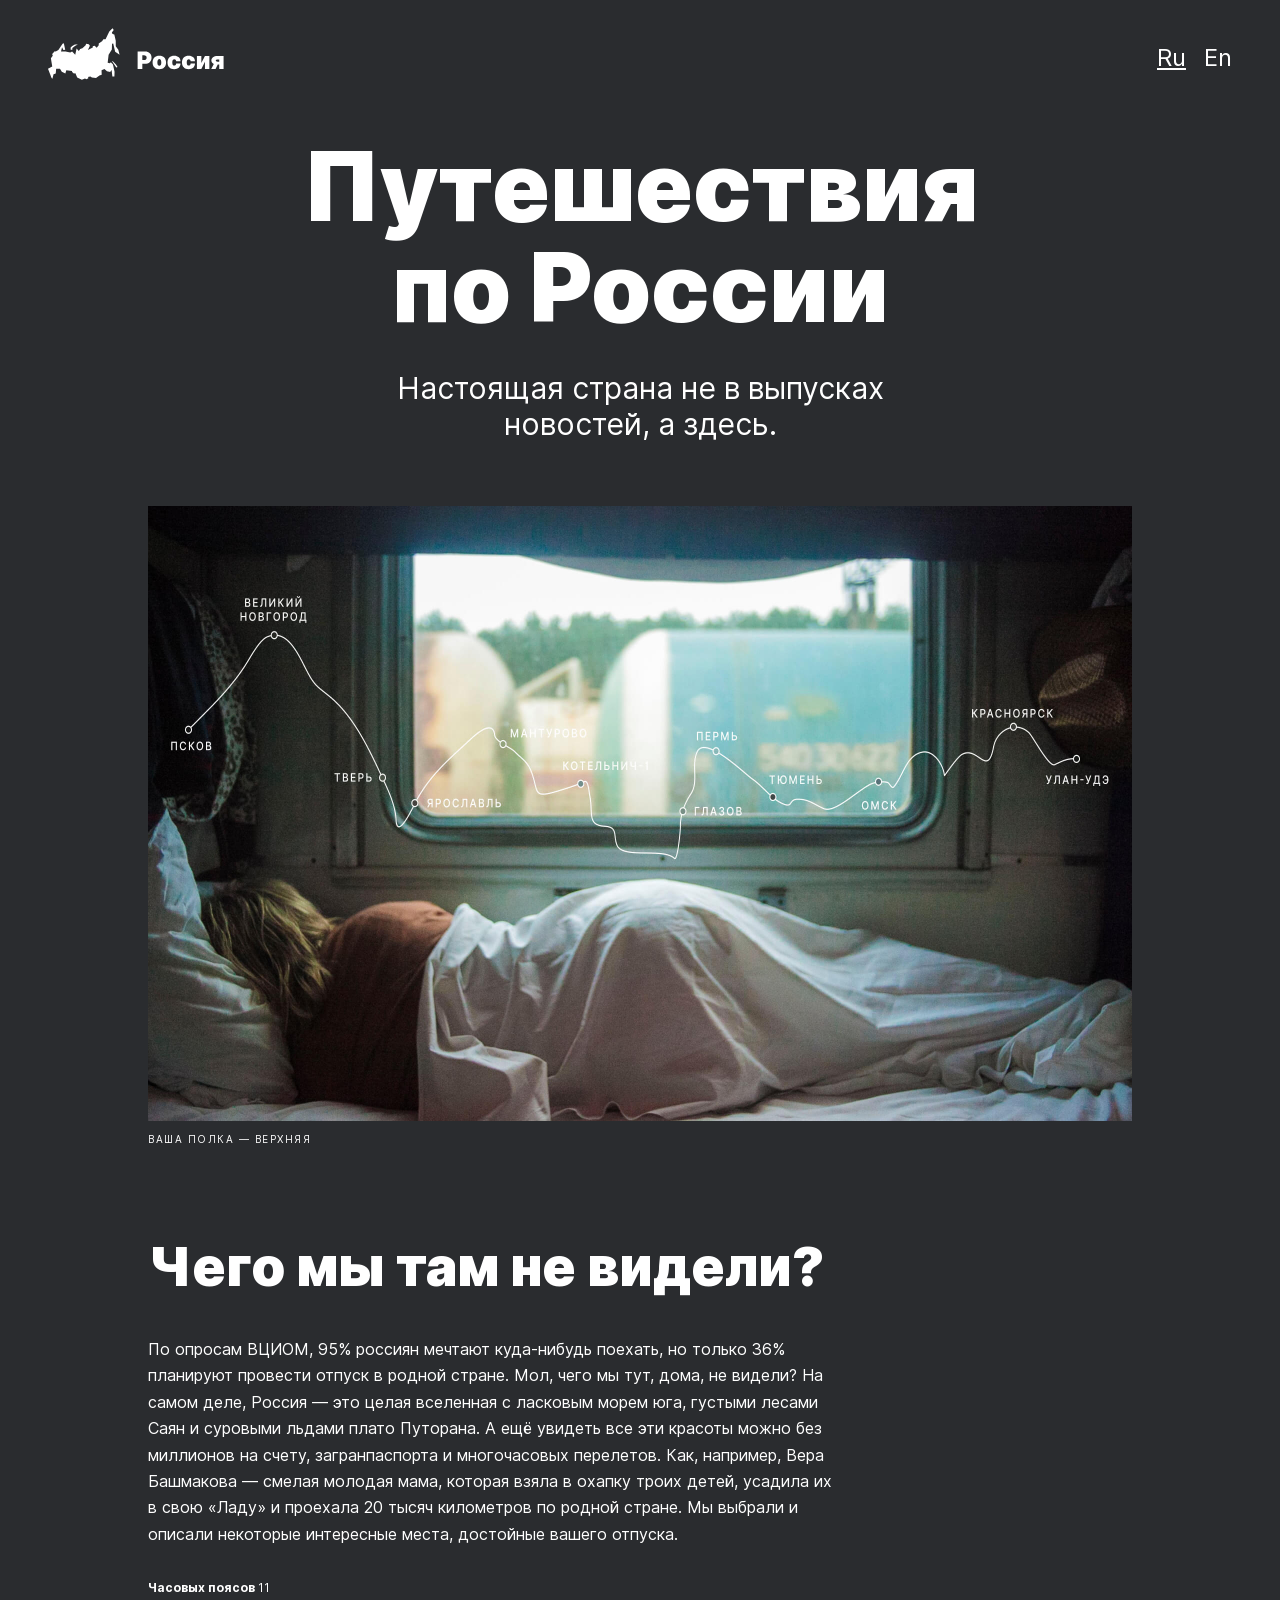
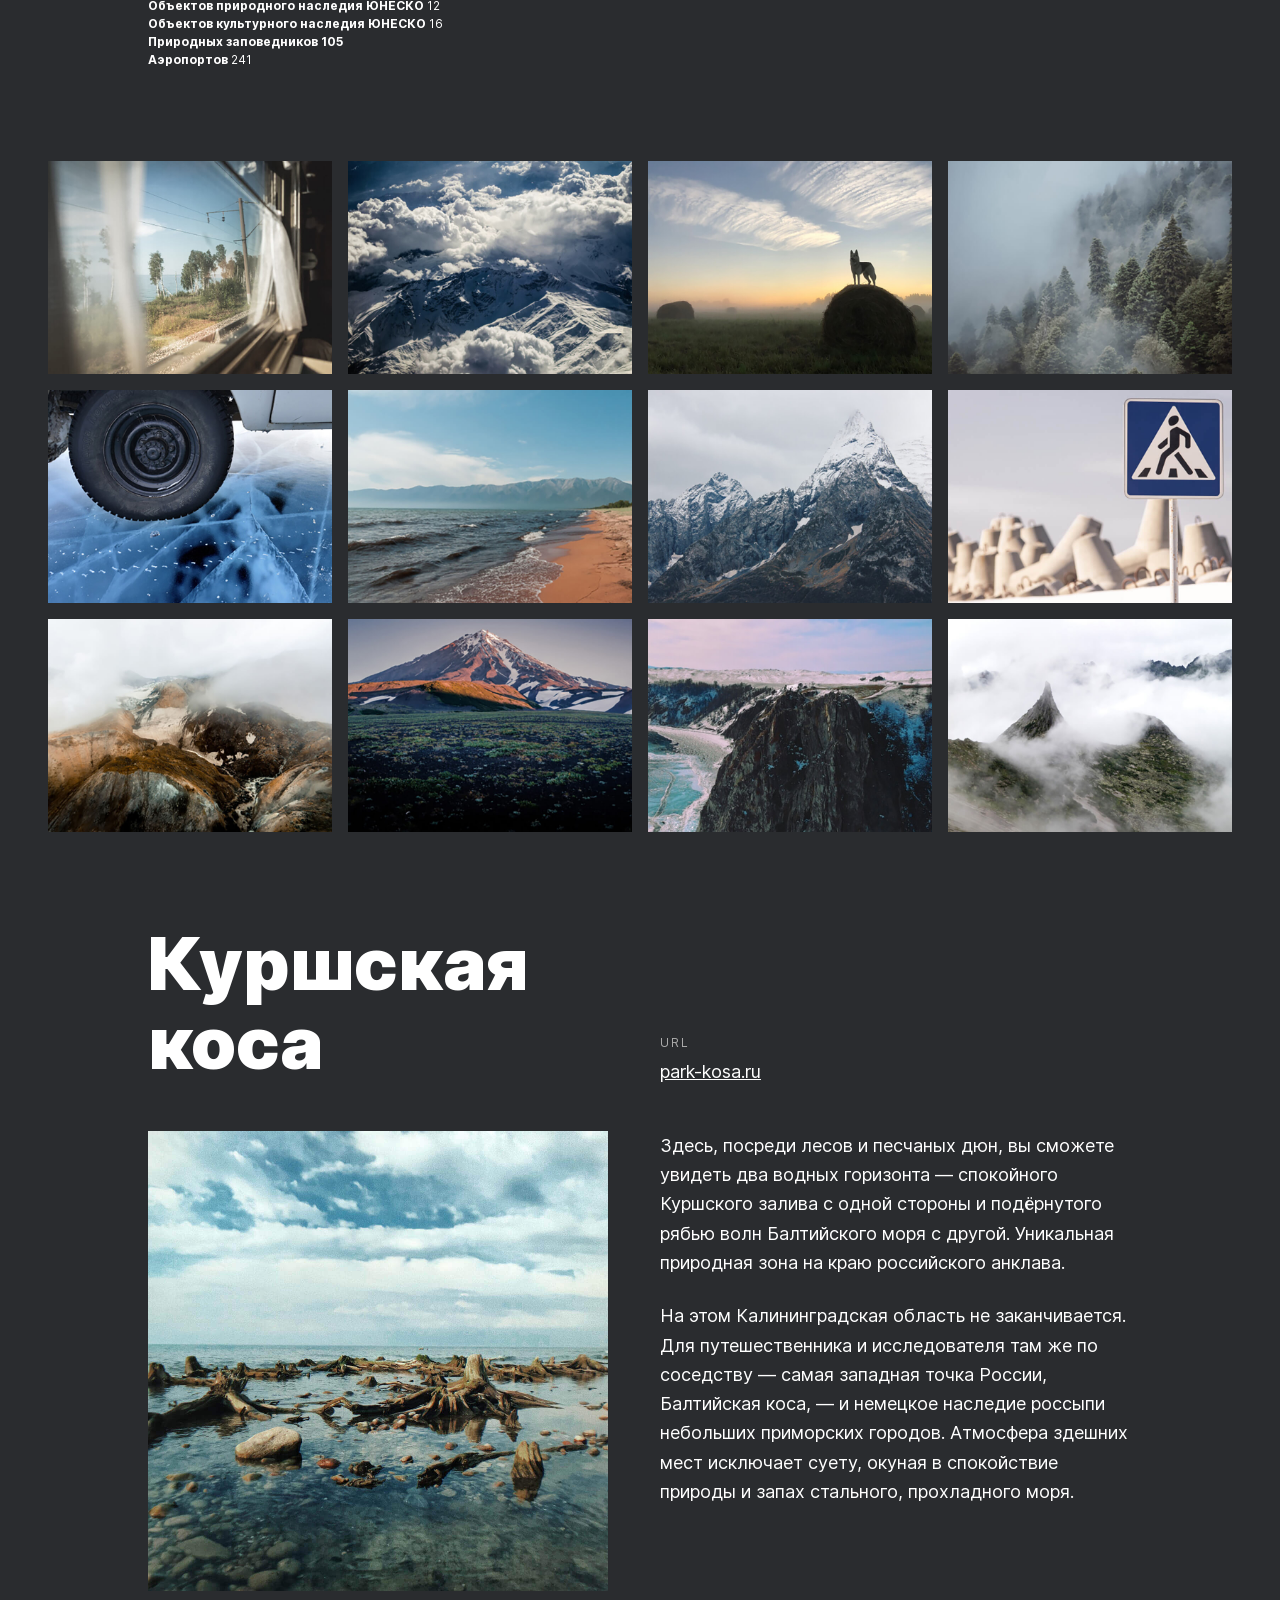
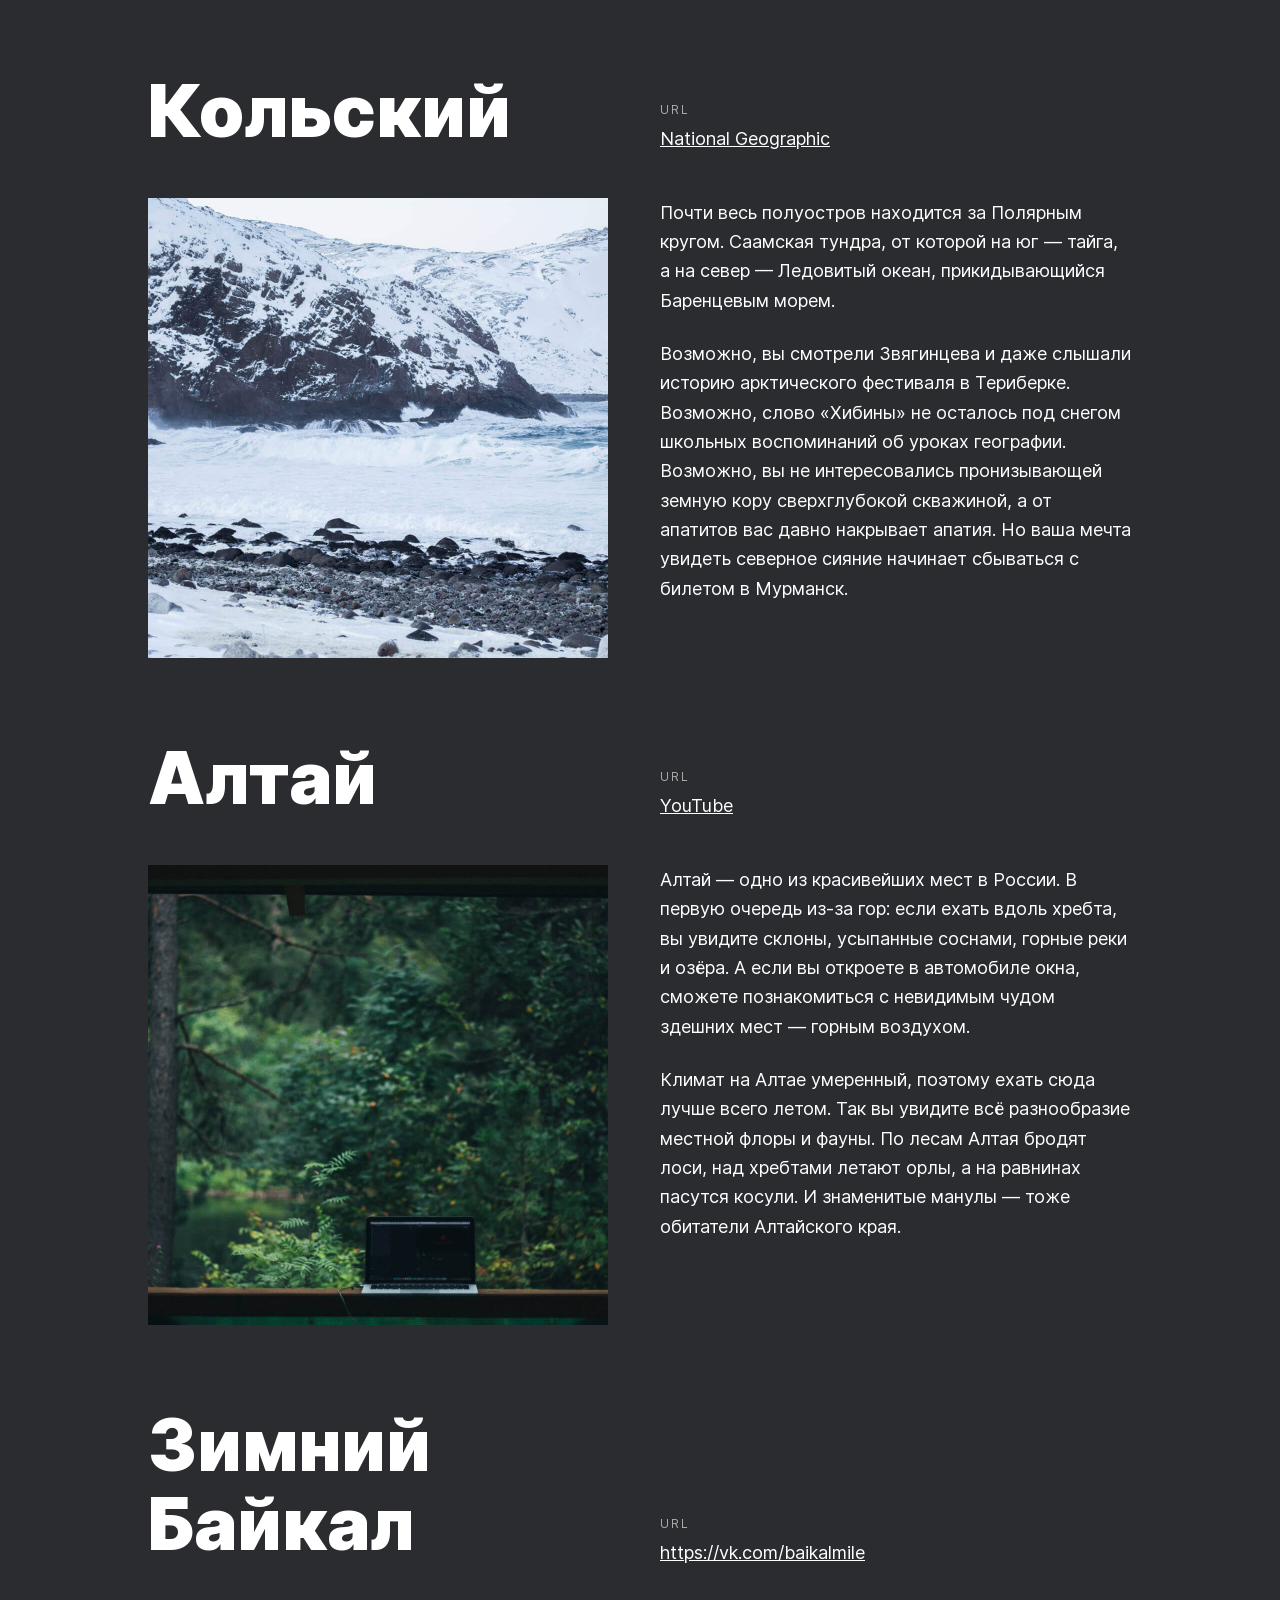
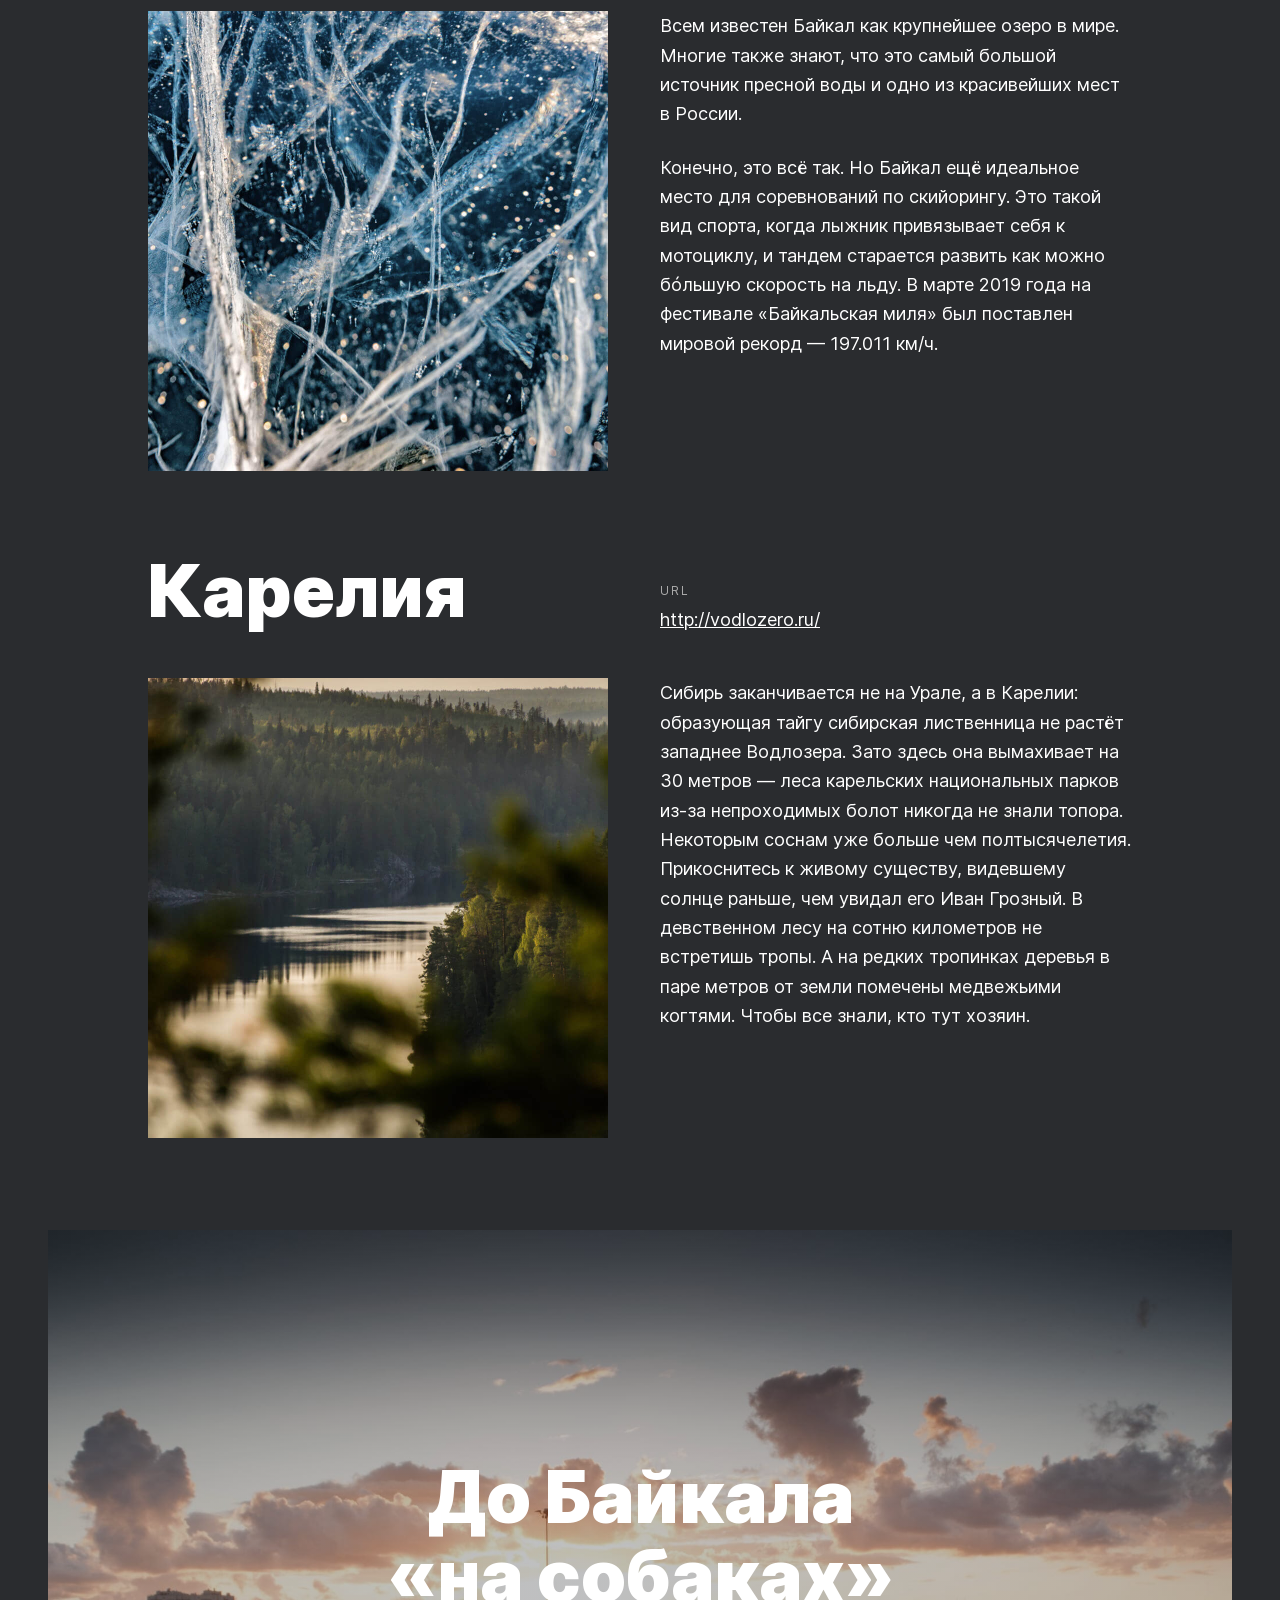
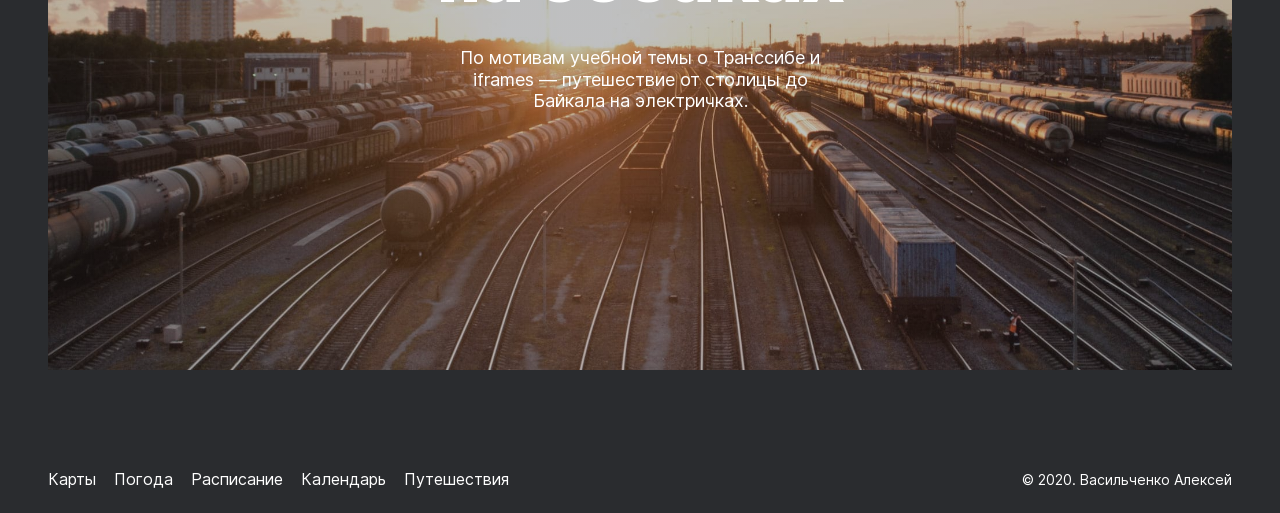
<file: index.html>
<!DOCTYPE html>
<html lang="ru">
<head>
  <meta charset="UTF-8">
  <link rel="stylesheet" href="./pages/index.css">
  <meta name="viewport" content="width=device-width, initial-scale=1">
  <title>Путешествия по России</title>
</head>

<body>
  <div class="page">
    <header class="header">
        <img src="./images/header-logo.svg" alt="Лого Россия" class="header__logo">
        <ul class="header__lang-links">
          <li class="header__list-item">
            <a class="header__lang-link header__lang-link_active" href="#">Ru</a>
          </li>
          <li class="header__list-item">
            <a class="header__lang-link" href="#">En</a>
          </li>
        </ul>
    </header>

    <main class="content">
      <section class="lead">
          <h1 class="lead__title">Путешествия по России</h1>
          <p class="lead__subtitle">Настоящая страна не в выпусках новостей, а здесь.</p>
          <img src="./images/lead-polka.jpg" alt="Карта Псков - Улан-Удэ на фоне поезда" class="lead__image">
          <p class="lead__caption">ваша полка — верхняя</p>
      </section>

      <section class="intro">
          <h2 class="intro__title">Чего мы там не видели?</h2>
          <p class="intro__text">По опросам ВЦИОМ, 95% россиян мечтают куда-нибудь поехать, но только 36% планируют провести отпуск в родной стране.
            Мол, чего мы тут, дома, не видели? На самом деле, Россия — это целая вселенная с ласковым морем юга, густыми лесами Саян и суровыми льдами плато Путорана.
            А ещё увидеть все эти красоты можно без миллионов на счету, загранпаспорта и многочасовых перелетов.
            Как, например, Вера Башмакова — смелая молодая мама, которая взяла в охапку троих детей, усадила их в свою «Ладу» и проехала 20 тысяч километров по родной стране.
            Мы выбрали и описали некоторые интересные места, достойные вашего отпуска.</p>
          <ul class="intro__list">
            <li class="intro__list-text">
              Часовых поясов <span class="intro__span-accent">11</span>
            </li>
            <li class="intro__list-text">
              Объектов природного наследия ЮНЕСКО <span class="intro__span-accent">12</span>
            </li>
            <li class="intro__list-text">
              Объектов культурного наследия ЮНЕСКО <span class="intro__span-accent">16</span>
            </li>
            <li class="intro__list-text">
              Природных заповедников <span class="">105</span>
            </li>
            <li class="intro__list-text">
              Аэропортов <span class="intro__span-accent">241</span>
            </li>
          </ul>
      </section>

      <section class="photo-grid">
          <img src="./images/photo-grid-train.jpg" alt="Поезд" class="photo-grid__item">
          <img src="./images/photo-grid-atharva-tulsi.jpg" alt="Горы" class="photo-grid__item">
          <img src="./images/photo-grid-tuman.jpg" alt="Туман" class="photo-grid__item">
          <img src="./images/photo-grid-sochi.jpg" alt="Сочи" class="photo-grid__item">
          <img src="./images/photo-grid-arisa.jpg" alt="Колесо" class="photo-grid__item">
          <img src="./images/photo-grid-baikal.jpg" alt="Байкал" class="photo-grid__item">
          <img src="./images/photo-grid-elbrus.jpg" alt="Эльбрус" class="photo-grid__item">
          <img src="./images/photo-grid-kondratiev.jpg" alt="Кондратьев" class="photo-grid__item">
          <img src="./images/photo-grid-kamchatka-1.jpg" alt="Камчатка-1" class="photo-grid__item">
          <img src="./images/photo-grid-kamchatka-2.jpg" alt="Камчатка-2" class="photo-grid__item">
          <img src="./images/photo-grid-baikal-2.jpg" alt="Байкал-2" class="photo-grid__item">
          <img src="./images/photo-grid-ergaki.jpg" alt="Эргаки" class="photo-grid__item">
      </section>

      <section class="places">
          <article class="place">
            <h2 class="place__title">Куршская коса</h2>
            <img src="./images/place-kosa.jpg" alt="Куршская коса" class="place__image">
            <div class="place__website">
                <p class="place__url-heading">URL</p>
                <a href="http://park-kosa.ru" target="_blank" class="place__link">park-kosa.ru</a>
            </div>
            <div class="place__paragraph-container">
              <p class="place__paragraph">Здесь, посреди лесов и песчаных дюн, вы сможете увидеть два водных горизонта —
                спокойного Куршского залива с одной стороны и подёрнутого рябью волн Балтийского моря с другой.
                Уникальная природная зона на краю российского анклава.</p>
              <p class="place__paragraph">На этом Калининградская область не заканчивается. Для путешественника и
                исследователя там же по соседству — самая западная точка России, Балтийская коса, — и немецкое наследие
                россыпи небольших приморских городов. Атмосфера здешних мест исключает суету, окуная в спокойствие
                природы и запах стального, прохладного моря.</p>
            </div>
          </article>

          <article class="place">
            <h2 class="place__title">Кольский</h2>
            <img src="./images/place-kolsky.jpg" alt="Кольский" class="place__image">
            <div class="place__website">
                <p class="place__url-heading">URL</p>
                <a href="https://nationalgeographic.com" target="_blank" class="place__link">National Geographic</a>
            </div>
            <div class="place__paragraph-container">
              <p class="place__paragraph">Почти весь полуостров находится за Полярным кругом. Саамская тундра, от
                которой на юг — тайга, а на север — Ледовитый океан, прикидывающийся Баренцевым морем.</p>
              <p class="place__paragraph">Возможно, вы смотрели Звягинцева и даже слышали историю арктического фестиваля
                в Териберке. Возможно, слово «Хибины» не осталось под снегом школьных воспоминаний об уроках географии.
                Возможно, вы не интересовались пронизывающей земную кору сверхглубокой скважиной, а от апатитов вас
                давно накрывает апатия. Но ваша мечта увидеть северное сияние начинает сбываться с билетом в Мурманск.</p>
            </div>
          </article>

          <article class="place">
            <h2 class="place__title">Алтай</h2>
            <img src="./images/place-altai.jpg" alt="Вид на леса Алтая" class="place__image">
            <div class="place__website">
                <p class="place__url-heading">URL</p>
                <a href="https://youtube.com" target="_blank" class="place__link">YouTube</a>
            </div>
            <div class="place__paragraph-container">
              <p class="place__paragraph">Алтай — одно из красивейших мест в России.
                В первую очередь из-за гор: если ехать вдоль хребта, вы увидите склоны, усыпанные соснами, горные реки и
                озёра. А если вы откроете в автомобиле окна, сможете познакомиться с невидимым чудом здешних мест —
                горным воздухом.</p>
              <p class="place__paragraph">Климат на Алтае умеренный, поэтому ехать сюда лучше всего летом. Так вы
                увидите всё разнообразие местной флоры и фауны. По лесам Алтая бродят лоси, над хребтами летают орлы, а
                на равнинах пасутся косули. И знаменитые манулы — тоже обитатели Алтайского края.</p>
            </div>
          </article>

          <article class="place">
            <h2 class="place__title">Зимний Байкал</h2>
            <img src="./images/place-winter-baikal.jpg" alt="Замершее озеро Байкал" class="place__image">
            <div class="place__website">
                <p class="place__url-heading">URL</p>
                <a href="https://vk.com/baikalmile" target="_blank" class="place__link">https://vk.com/baikalmile</a>
            </div>
            <div class="place__paragraph-container">
              <p class="place__paragraph">Всем известен Байкал как крупнейшее озеро
                в мире. Многие также знают, что это самый большой источник пресной воды и одно из красивейших мест в
                России.</p>
              <p class="place__paragraph">Конечно, это всё так. Но Байкал ещё идеальное место для соревнований по
                скийорингу. Это такой вид спорта, когда лыжник привязывает себя
                к мотоциклу, и тандем старается развить как можно бóльшую скорость на льду. В марте 2019 года на
                фестивале «Байкальская миля» был поставлен мировой рекорд — 197.011 км/ч.</p>
            </div>
          </article>

          <article class="place">
            <h2 class="place__title">Карелия</h2>
            <img src="./images/place-karelia.jpg" alt="Живописные виды Карелии" class="place__image">
            <div class="place__website">
                <p class="place__url-heading">URL</p>
                <a href="http://vodlozero.ru" target="_blank" class="place__link">http://vodlozero.ru/</a>
            </div>
            <div class="place__paragraph-container">
              <p class="place__paragraph">Сибирь заканчивается не на Урале, а в Карелии: образующая тайгу сибирская
                лиственница не растёт западнее Водлозера. Зато здесь она вымахивает на 30 метров — леса карельских
                национальных парков из-за непроходимых болот никогда не знали топора. Некоторым соснам уже больше чем
                полтысячелетия. Прикоснитесь к живому существу, видевшему солнце раньше, чем увидал его Иван Грозный.
                В девственном лесу на сотню километров не встретишь тропы. А на редких тропинках деревья
                в паре метров от земли помечены медвежьими когтями. Чтобы все знали, кто тут хозяин.</p>
            </div>
          </article>
      </section>

      <section class="cover">
          <a href="https://stampsy.com/na-elektrichkakh-do-baikala" target="_blank" class="cover__link">
              <h2 class="cover__title">До Байкала «на собаках»</h2>
              <p class="cover__subtitle">По мотивам учебной темы о Транссибе и iframes — путешествие от столицы до
                Байкала на электричках.</p>
          </a>
      </section>
      </main>
      
      <footer class="footer">
          <nav class="footer__nav-links">
            <ul class="footer__links">
              <li class="footer__list-item">
                <a href="https://yandex.ru/maps" target="_blank" class="link footer__link">Карты</a>
              </li>
              <li class="footer__list-item">
                <a href="https://yandex.ru/pogoda" target="_blank" class="footer__link">Погода</a>
              </li>
              <li class="footer__list-item">
                <a href="https://rasp.yandex.ru" target="_blank" class="footer__link">Расписание</a>
              </li>
              <li class="footer__list-item">
                <a href="https://calendar.yandex.ru" target="_blank" class="footer__link">Календарь</a>
              </li>
              <li class="footer__list-item">
                <a href="https://travel.yandex.ru" target="_blank" class="footer__link">Путешествия</a>
              </li>
            </ul>
          </nav>
          <p class="footer__copyright">© 2020. Васильченко Алексей</p>
      </footer>
    
  </div>
</body>
</html>
</file>
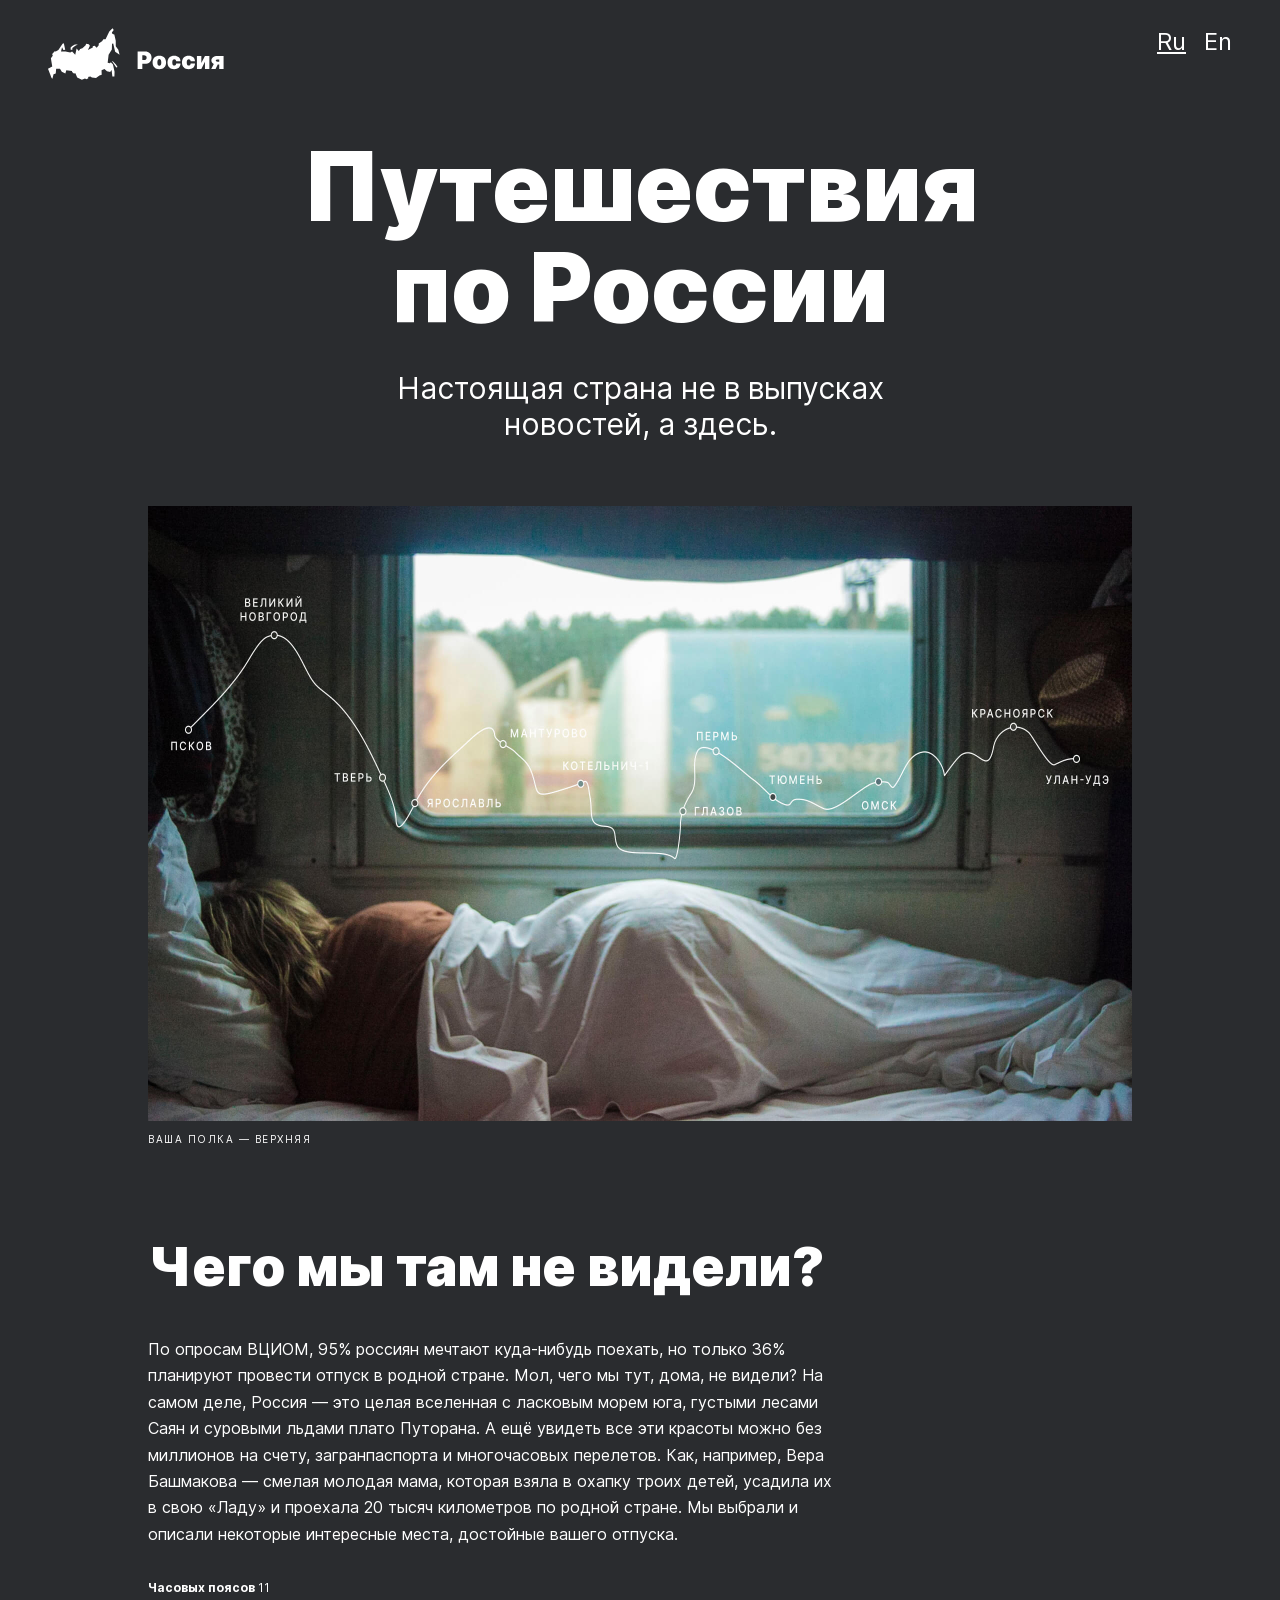
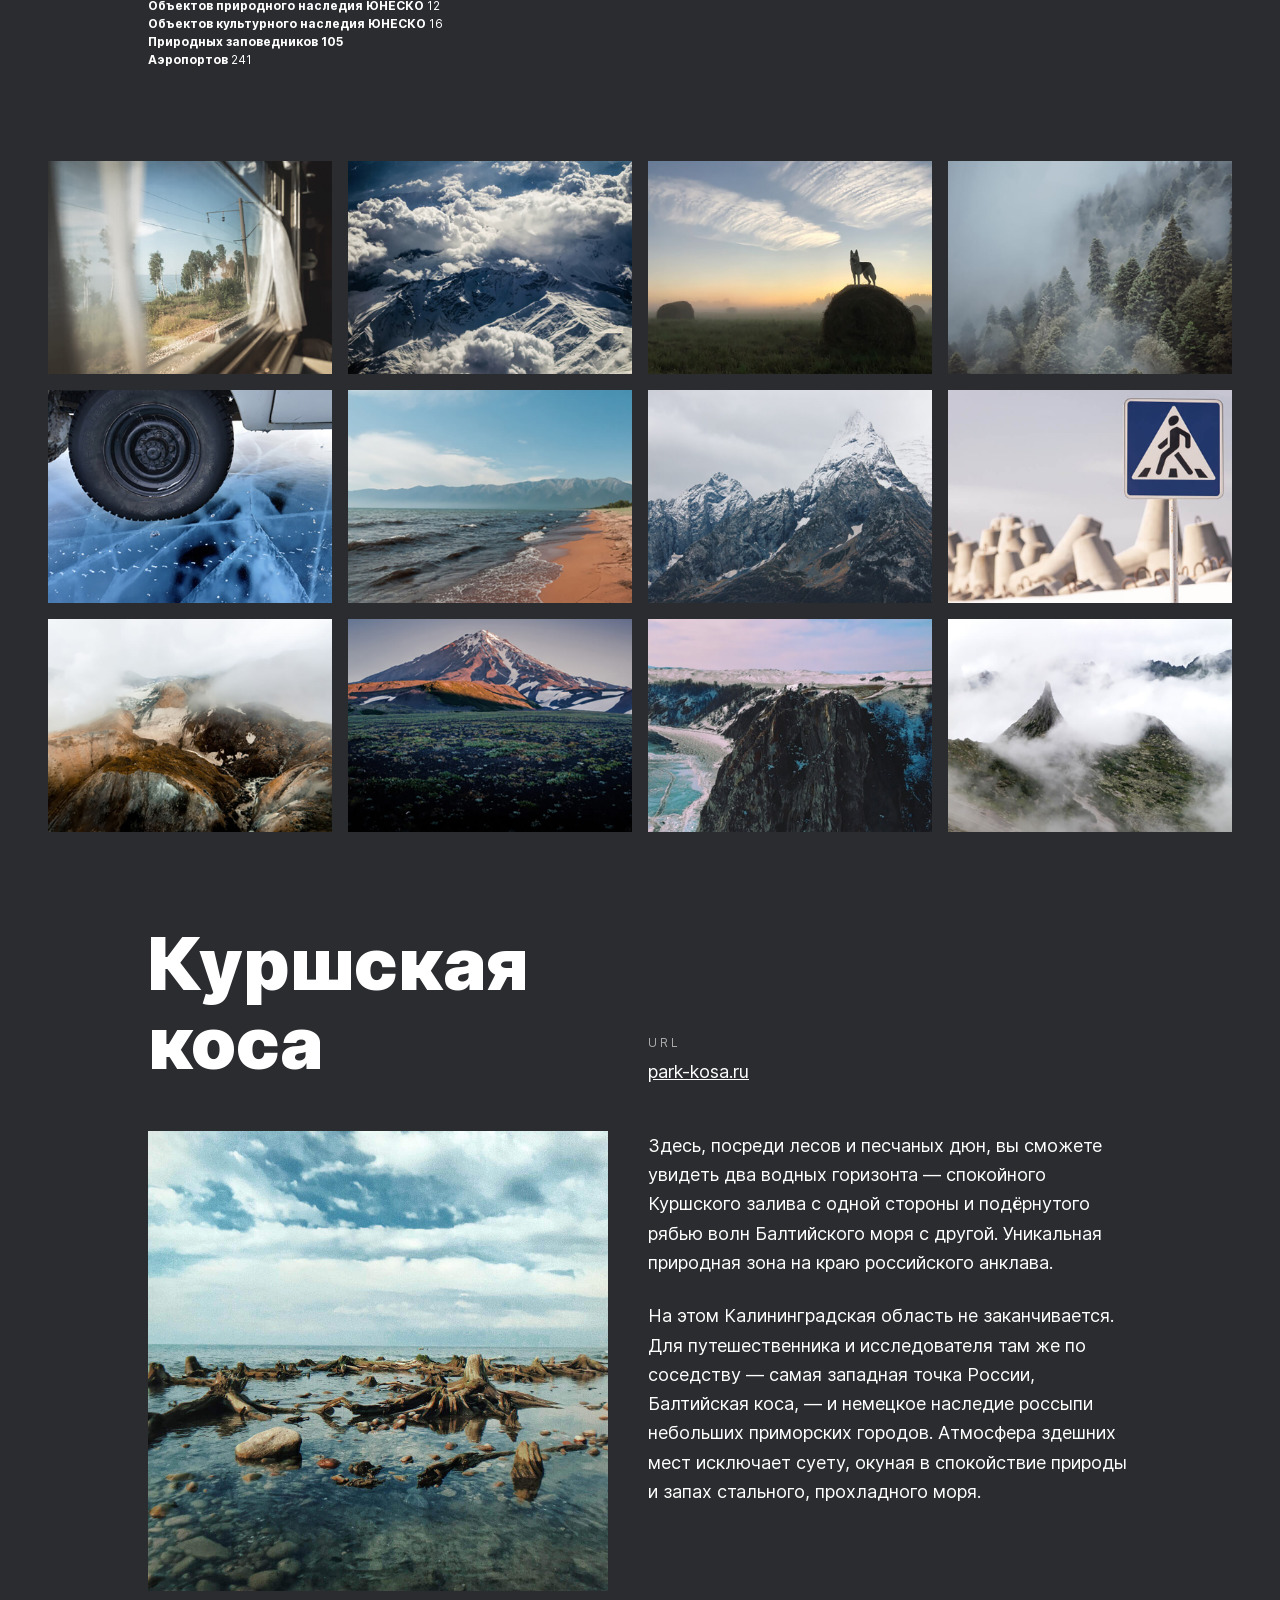
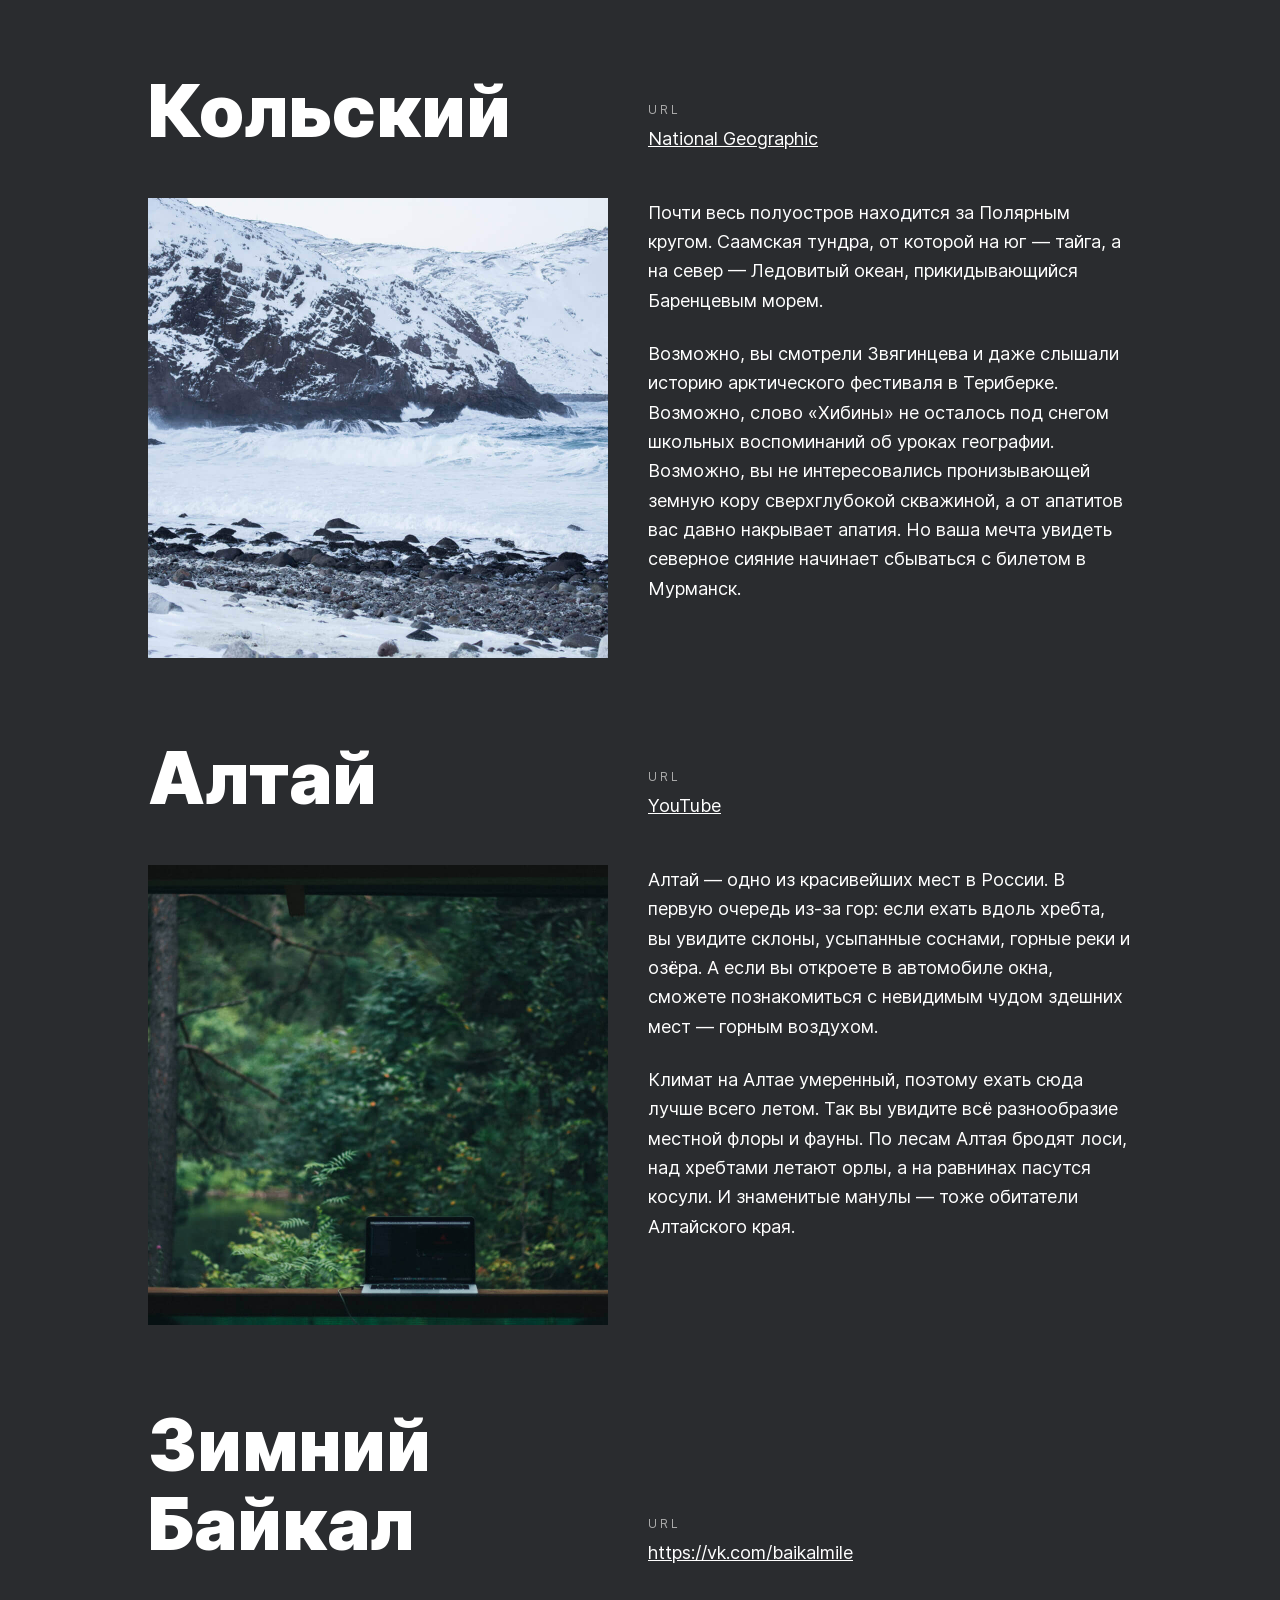
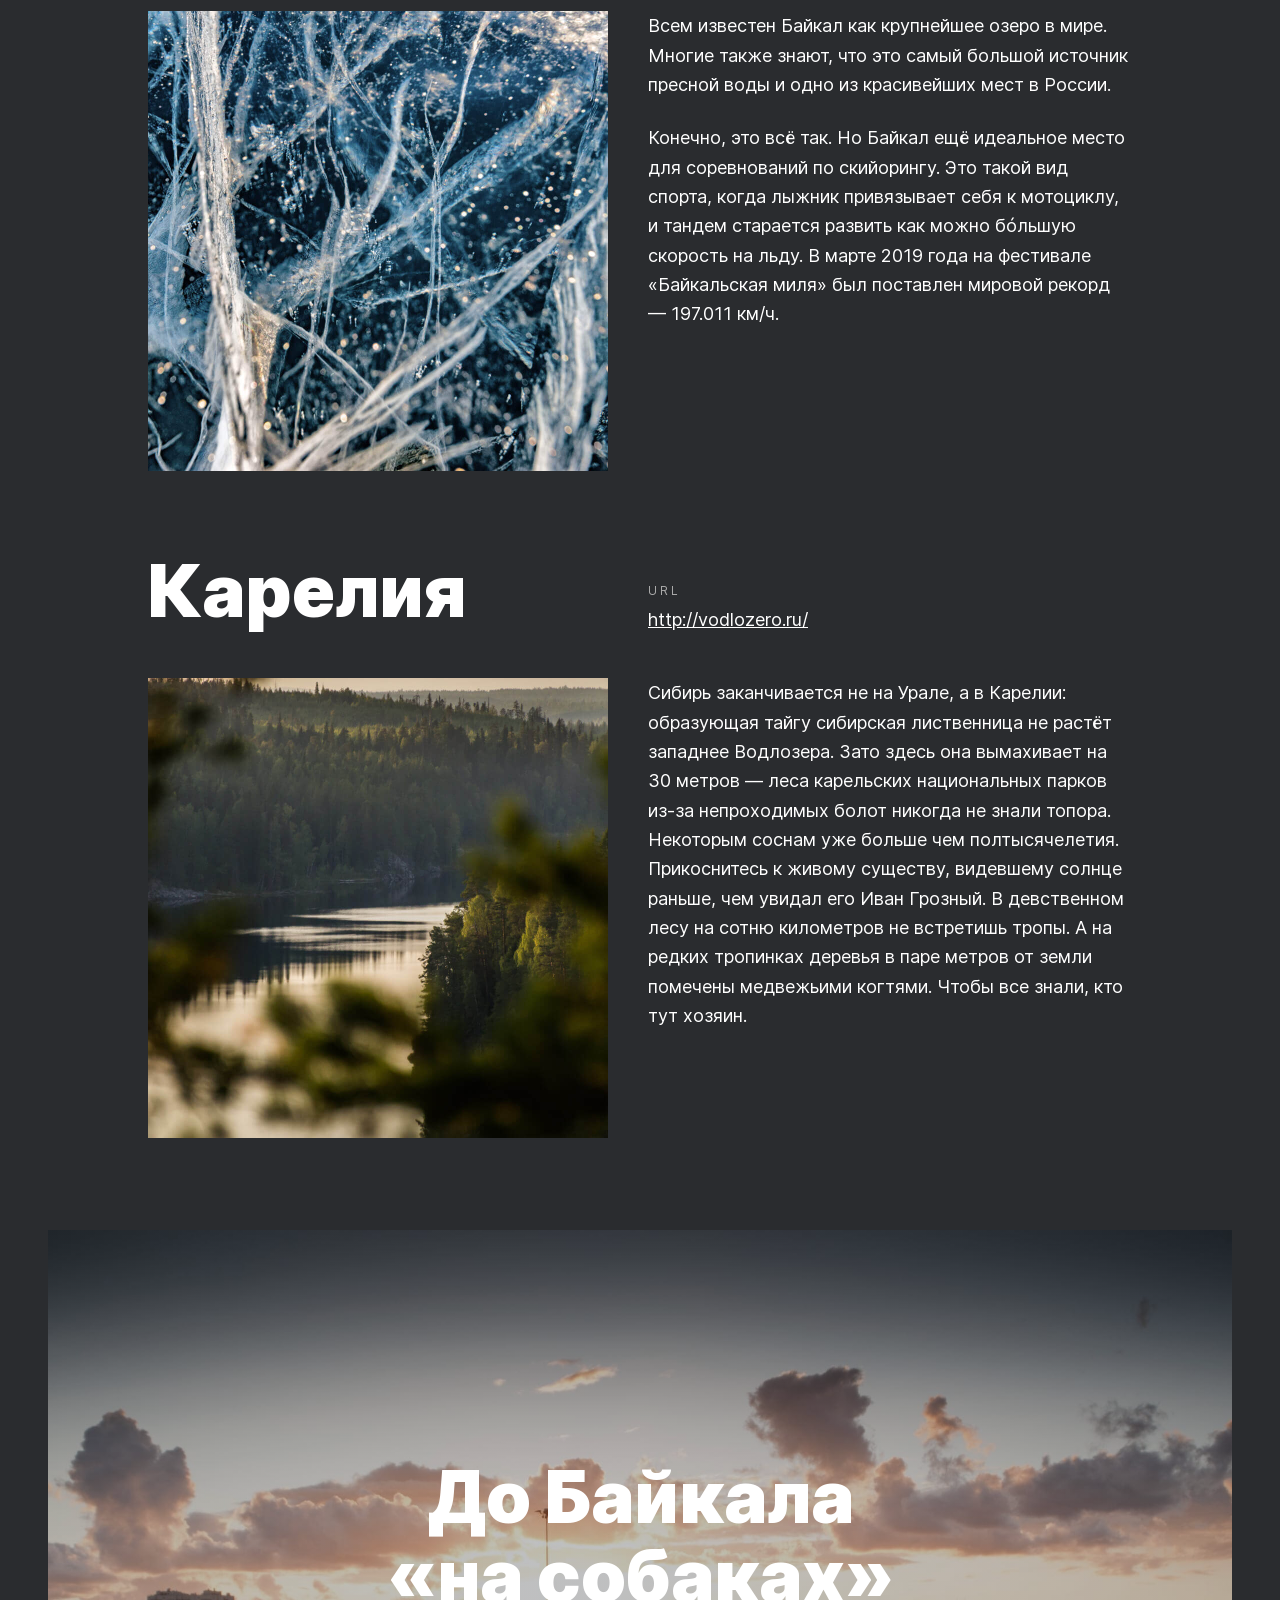
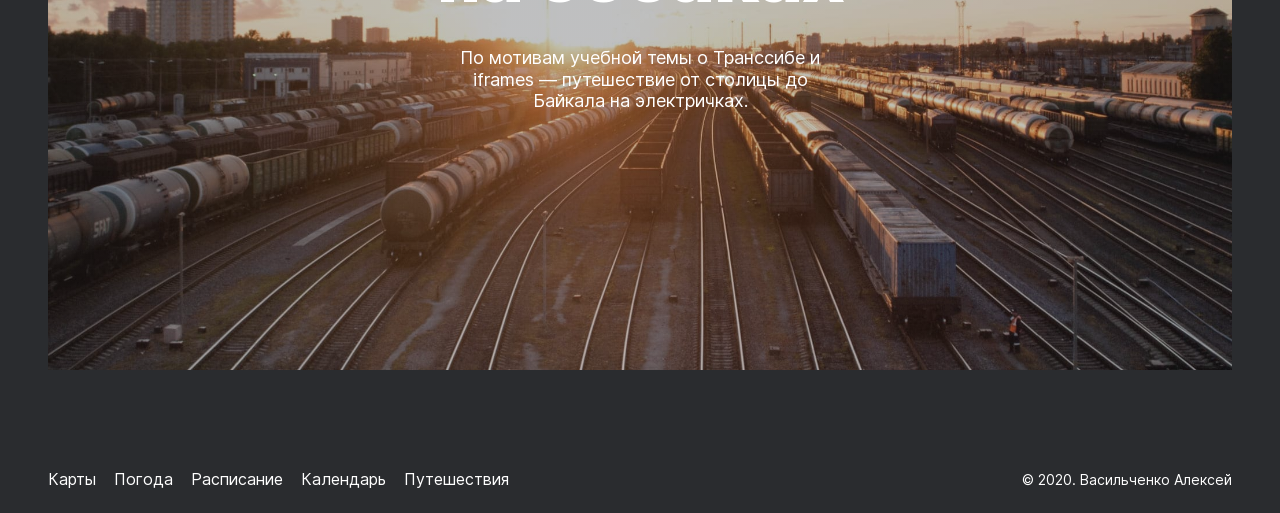
<file: PR3 (Alexey Vasilshenko)/index.html>
<!DOCTYPE html>
<html lang="ru">
<head>
  <meta charset="UTF-8">
  <link rel="stylesheet" href="./pages/index.css">
  <meta name="viewport" content="width=device-width, initial-scale=1">
  <title>Путешествия по России</title>
</head>

<body>
  <div class="page">
    <header class="header">
        <img src="./images/header-logo.svg" alt="Лого Россия" class="header__logo">
        <ul class="header__lang-links">
          <li class="header__list-item">
            <a class="header__lang-link header__lang-link_active" href="#">Ru</a>
          </li>
          <li class="header__list-item">
            <a class="header__lang-link" href="#">En</a>
          </li>
        </ul>
    </header>

    <main class="content">
      <section class="lead">
          <h1 class="lead__title">Путешествия по России</h1>
          <p class="lead__subtitle">Настоящая страна не в выпусках новостей, а здесь.</p>
          <img src="./images/lead-polka.jpg" alt="Карта Псков - Улан-Удэ на фоне поезда" class="lead__image">
          <p class="lead__caption">ваша полка — верхняя</p>
      </section>

      <section class="intro">
          <h6 class="intro__title">Чего мы там не видели?</h6>
          <p class="intro__text">По опросам ВЦИОМ, 95% россиян мечтают куда-нибудь поехать, но только 36% планируют провести отпуск в родной стране.
            Мол, чего мы тут, дома, не видели? На самом деле, Россия — это целая вселенная с ласковым морем юга, густыми лесами Саян и суровыми льдами плато Путорана.
            А ещё увидеть все эти красоты можно без миллионов на счету, загранпаспорта и многочасовых перелетов.
            Как, например, Вера Башмакова — смелая молодая мама, которая взяла в охапку троих детей, усадила их в свою «Ладу» и проехала 20 тысяч километров по родной стране.
            Мы выбрали и описали некоторые интересные места, достойные вашего отпуска.</p>
          <ul class="intro__list">
            <li class="intro__list-text">
              Часовых поясов <span class="intro__span-accent">11</span>
            </li>
            <li class="intro__list-text">
              Объектов природного наследия ЮНЕСКО <span class="intro__span-accent">12</span>
            </li>
            <li class="intro__list-text">
              Объектов культурного наследия ЮНЕСКО <span class="intro__span-accent">16</span>
            </li>
            <li class="intro__list-text">
              Природных заповедников <span class="">105</span>
            </li>
            <li class="intro__list-text">
              Аэропортов <span class="intro__span-accent">241</span>
            </li>
          </ul>
      </section>

      <section class="photo-grid">
          <img src="./images/photo-grid-train.jpg" alt="Поезд" class="photo-grid__item">
          <img src="./images/photo-grid-atharva-tulsi.jpg" alt="Горы" class="photo-grid__item">
          <img src="./images/photo-grid-tuman.jpg" alt="Туман" class="photo-grid__item">
          <img src="./images/photo-grid-sochi.jpg" alt="Сочи" class="photo-grid__item">
          <img src="./images/photo-grid-arisa.jpg" alt="Колесо" class="photo-grid__item">
          <img src="./images/photo-grid-baikal.jpg" alt="Байкал" class="photo-grid__item">
          <img src="./images/photo-grid-elbrus.jpg" alt="Эльбрус" class="photo-grid__item">
          <img src="./images/photo-grid-kondratiev.jpg" alt="Кондратьев" class="photo-grid__item">
          <img src="./images/photo-grid-kamchatka-1.jpg" alt="Камчатка-1" class="photo-grid__item">
          <img src="./images/photo-grid-kamchatka-2.jpg" alt="Камчатка-2" class="photo-grid__item">
          <img src="./images/photo-grid-baikal-2.jpg" alt="Байкал-2" class="photo-grid__item">
          <img src="./images/photo-grid-ergaki.jpg" alt="Эргаки" class="photo-grid__item">
      </section>

      <section class="places">
          <article class="place">
            <h6 class="place__title">Куршская коса</h6>
            <img src="./images/place-kosa.jpg" alt="Куршская коса" class="place__image">
            <div class="place__website">
                <p class="place__url-heading">URL</p>
                <a href="http://park-kosa.ru" target="_blank" class="place__link">park-kosa.ru</a>
            </div>
            <div class="place__paragraph-container">
              <p class="place__paragraph">Здесь, посреди лесов и песчаных дюн, вы сможете увидеть два водных горизонта —
                спокойного Куршского залива с одной стороны и подёрнутого рябью волн Балтийского моря с другой.
                Уникальная природная зона на краю российского анклава.</p>
              <p class="place__paragraph">На этом Калининградская область не заканчивается. Для путешественника и
                исследователя там же по соседству — самая западная точка России, Балтийская коса, — и немецкое наследие
                россыпи небольших приморских городов. Атмосфера здешних мест исключает суету, окуная в спокойствие
                природы и запах стального, прохладного моря.</p>
            </div>
          </article>

          <div class="place">
            <h3 class="place__title">Кольский</h3>
            <img src="./images/place-kolsky.jpg" alt="Кольский" class="place__image">
            <div class="place__website">
                <p class="place__url-heading">URL</p>
                <a href="https://nationalgeographic.com" target="_blank" class="place__link">National Geographic</a>
            </div>
            <div class="place__paragraph-container">
              <p class="place__paragraph">Почти весь полуостров находится за Полярным кругом. Саамская тундра, от
                которой на юг — тайга, а на север — Ледовитый океан, прикидывающийся Баренцевым морем.</p>
              <p class="place__paragraph">Возможно, вы смотрели Звягинцева и даже слышали историю арктического фестиваля
                в Териберке. Возможно, слово «Хибины» не осталось под снегом школьных воспоминаний об уроках географии.
                Возможно, вы не интересовались пронизывающей земную кору сверхглубокой скважиной, а от апатитов вас
                давно накрывает апатия. Но ваша мечта увидеть северное сияние начинает сбываться с билетом в Мурманск.</p>
            </div>
          </div>

          <div class="place">
            <h3 class="place__title">Алтай</h3>
            <img src="./images/place-altai.jpg" alt="Вид на леса Алтая" class="place__image">
            <div class="place__website">
                <p class="place__url-heading">URL</p>
                <a href="https://youtube.com" target="_blank" class="place__link">YouTube</a>
            </div>
            <div class="place__paragraph-container">
              <p class="place__paragraph">Алтай — одно из красивейших мест в России.
                В первую очередь из-за гор: если ехать вдоль хребта, вы увидите склоны, усыпанные соснами, горные реки и
                озёра. А если вы откроете в автомобиле окна, сможете познакомиться с невидимым чудом здешних мест —
                горным воздухом.</p>
              <p class="place__paragraph">Климат на Алтае умеренный, поэтому ехать сюда лучше всего летом. Так вы
                увидите всё разнообразие местной флоры и фауны. По лесам Алтая бродят лоси, над хребтами летают орлы, а
                на равнинах пасутся косули. И знаменитые манулы — тоже обитатели Алтайского края.</p>
            </div>
          </div>

          <div class="place">
            <h3 class="place__title">Зимний Байкал</h3>
            <img src="./images/place-winter-baikal.jpg" alt="Замершее озеро Байкал" class="place__image">
            <div class="place__website">
                <p class="place__url-heading">URL</p>
                <a href="https://vk.com/baikalmile" target="_blank" class="place__link">https://vk.com/baikalmile</a>
            </div>
            <div class="place__paragraph-container">
              <p class="place__paragraph">Всем известен Байкал как крупнейшее озеро
                в мире. Многие также знают, что это самый большой источник пресной воды и одно из красивейших мест в
                России.</p>
              <p class="place__paragraph">Конечно, это всё так. Но Байкал ещё идеальное место для соревнований по
                скийорингу. Это такой вид спорта, когда лыжник привязывает себя
                к мотоциклу, и тандем старается развить как можно бóльшую скорость на льду. В марте 2019 года на
                фестивале «Байкальская миля» был поставлен мировой рекорд — 197.011 км/ч.</p>
            </div>
          </div>

          <div class="place">
            <h3 class="place__title">Карелия</h3>
            <img src="./images/place-karelia.jpg" alt="Живописные виды Карелии" class="place__image">
            <div class="place__website">
                <p class="place__url-heading">URL</p>
                <a href="http://vodlozero.ru" target="_blank" class="place__link">http://vodlozero.ru/</a>
            </div>
            <div class="place__paragraph-container">
              <p class="place__paragraph">Сибирь заканчивается не на Урале, а в Карелии: образующая тайгу сибирская
                лиственница не растёт западнее Водлозера. Зато здесь она вымахивает на 30 метров — леса карельских
                национальных парков из-за непроходимых болот никогда не знали топора. Некоторым соснам уже больше чем
                полтысячелетия. Прикоснитесь к живому существу, видевшему солнце раньше, чем увидал его Иван Грозный.
                В девственном лесу на сотню километров не встретишь тропы. А на редких тропинках деревья
                в паре метров от земли помечены медвежьими когтями. Чтобы все знали, кто тут хозяин.</p>
            </div>
          </div>
      </section>

      <section class="cover">
          <a href="https://stampsy.com/na-elektrichkakh-do-baikala" target="_blank" class="cover__link">
              <h6 class="cover__title">До Байкала «на собаках»</h6>
              <p class="cover__subtitle">По мотивам учебной темы о Транссибе и iframes — путешествие от столицы до
                Байкала на электричках.</p>
          </a>
      </section>
      </main>
      
      <footer class="footer">
          <nav class="footer__nav-links">
            <ul class="footer__links">
              <li class="footer__list-item">
                <a href="https://yandex.ru/maps" target="_blank" class="link footer__link">Карты</a>
              </li>
              <li class="footer__list-item">
                <a href="https://yandex.ru/pogoda" target="_blank" class="footer__link">Погода</a>
              </li>
              <li class="footer__list-item">
                <a href="https://rasp.yandex.ru" target="_blank" class="footer__link">Расписание</a>
              </li>
              <li class="footer__list-item">
                <a href="https://calendar.yandex.ru" target="_blank" class="footer__link">Календарь</a>
              </li>
              <li class="footer__list-item">
                <a href="https://travel.yandex.ru" target="_blank" class="footer__link">Путешествия</a>
              </li>
            </ul>
          </nav>
          <p class="footer__copyright">© 2020. Васильченко Алексей</p>
      </footer>
    
  </div>
</body>
</html>
</file>
<file: pages/index.css>
@import url(../vendor/normalize.css);
@import url(../vendor/fonts/fonts.css);
@import url(../blocks/page/page.css);
@import url(../blocks/header/header.css);
@import url(../blocks/header/__lang-link/header__lang-link.css);
@import url(../blocks/header/__lang-link/_active/header__lang-link_active.css);
@import url(../blocks/header/__lang-links/header__lang-links.css);
@import url(../blocks/header/__logo/header__logo.css);
@import url(../blocks/lead/lead.css);
@import url(../blocks/lead/__caption/lead__caption.css);
@import url(../blocks/lead/__image/lead__image.css);
@import url(../blocks/lead/__subtitle/lead__subtitle.css);
@import url(../blocks/lead/__title/lead__title.css);
@import url(../blocks/intro/intro.css);
@import url(../blocks/intro/__list-text/intro__list-text.css);
@import url(../blocks/intro/__span-accent/intro__span-accent.css);
@import url(../blocks/intro/__list/intro__list.css);
@import url(../blocks/intro/__text/intro__text.css);
@import url(../blocks/intro/__title/intro__title.css);
@import url(../blocks/photo-grid/photo-grid.css);
@import url(../blocks/photo-grid/__item/photo-grid__item.css);
@import url(../blocks/places/places.css);
@import url(../blocks/place/place.css);
@import url(../blocks/place/__image/place__image.css);
@import url(../blocks/place/__link/place__link.css);
@import url(../blocks/place/__paragraph/place__paragraph.css);
@import url(../blocks/place/__title/place__title.css);
@import url(../blocks/place/__url-heading/place__url-heading.css);
@import url(../blocks/place/__website/place__website.css);
@import url(../blocks/cover/cover.css);
@import url(../blocks/cover/__link/cover__link.css);
@import url(../blocks/cover/__subtitle/cover__subtitle.css);
@import url(../blocks/cover/__title/cover__title.css);
@import url(../blocks/footer/footer.css);
@import url(../blocks/footer/__copyright/footer__copyright.css);
@import url(../blocks/footer/__link/footer__link.css);
@import url(../blocks/footer/__links/footer__links.css);
@import url(../blocks/footer/__list-item/footer__list-item.css);
</file>
<file: PR3 (Alexey Vasilshenko)/pages/index.css>
@import url(../vendor/normalize.css);
@import url(../vendor/fonts/fonts.css);
@import url(../blocks/page/page.css);
@import url(../blocks/header/header.css);
@import url(../blocks/header/__lang-link/header__lang-link.css);
@import url(../blocks/header/__lang-link/_active/header__lang-link_active.css);
@import url(../blocks/header/__lang-links/header__lang-links.css);
@import url(../blocks/header/__logo/header__logo.css);
@import url(../blocks/lead/lead.css);
@import url(../blocks/lead/__caption/lead__caption.css);
@import url(../blocks/lead/__image/lead__image.css);
@import url(../blocks/lead/__subtitle/lead__subtitle.css);
@import url(../blocks/lead/__title/lead__title.css);
@import url(../blocks/intro/intro.css);
@import url(../blocks/intro/__list-text/intro__list-text.css);
@import url(../blocks/intro/__span-accent/intro__span-accent.css);
@import url(../blocks/intro/__list/intro__list.css);
@import url(../blocks/intro/__text/intro__text.css);
@import url(../blocks/intro/__title/intro__title.css);
@import url(../blocks/photo-grid/photo-grid.css);
@import url(../blocks/photo-grid/__item/photo-grid__item.css);
@import url(../blocks/places/places.css);
@import url(../blocks/place/place.css);
@import url(../blocks/place/__image/place__image.css);
@import url(../blocks/place/__link/place__link.css);
@import url(../blocks/place/__paragraph/place__paragraph.css);
@import url(../blocks/place/__title/place__title.css);
@import url(../blocks/place/__url-heading/place__url-heading.css);
@import url(../blocks/place/__website/place__website.css);
@import url(../blocks/cover/cover.css);
@import url(../blocks/cover/__link/cover__link.css);
@import url(../blocks/cover/__subtitle/cover__subtitle.css);
@import url(../blocks/cover/__title/cover__title.css);
@import url(../blocks/footer/footer.css);
@import url(../blocks/footer/__copyright/footer__copyright.css);
@import url(../blocks/footer/__link/footer__link.css);
@import url(../blocks/footer/__links/footer__links.css);
@import url(../blocks/footer/__list-item/footer__list-item.css);
</file>
